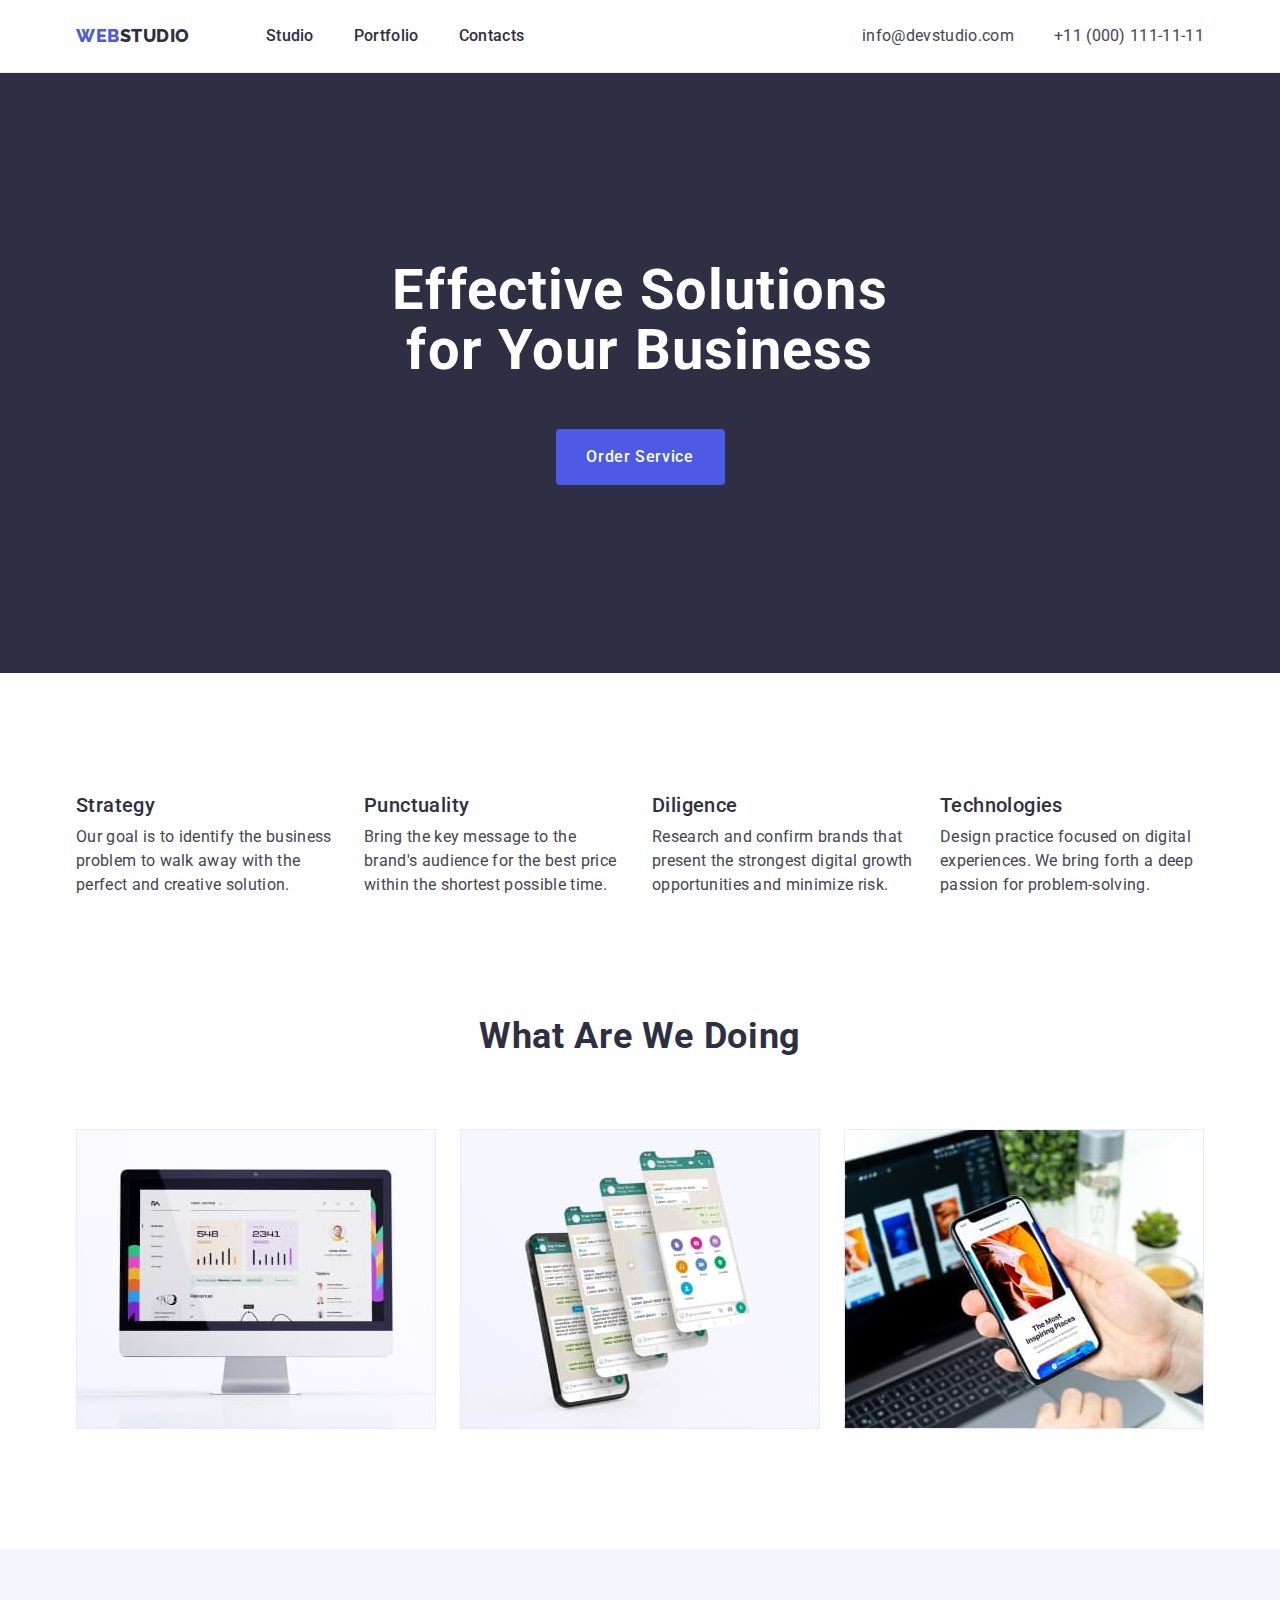
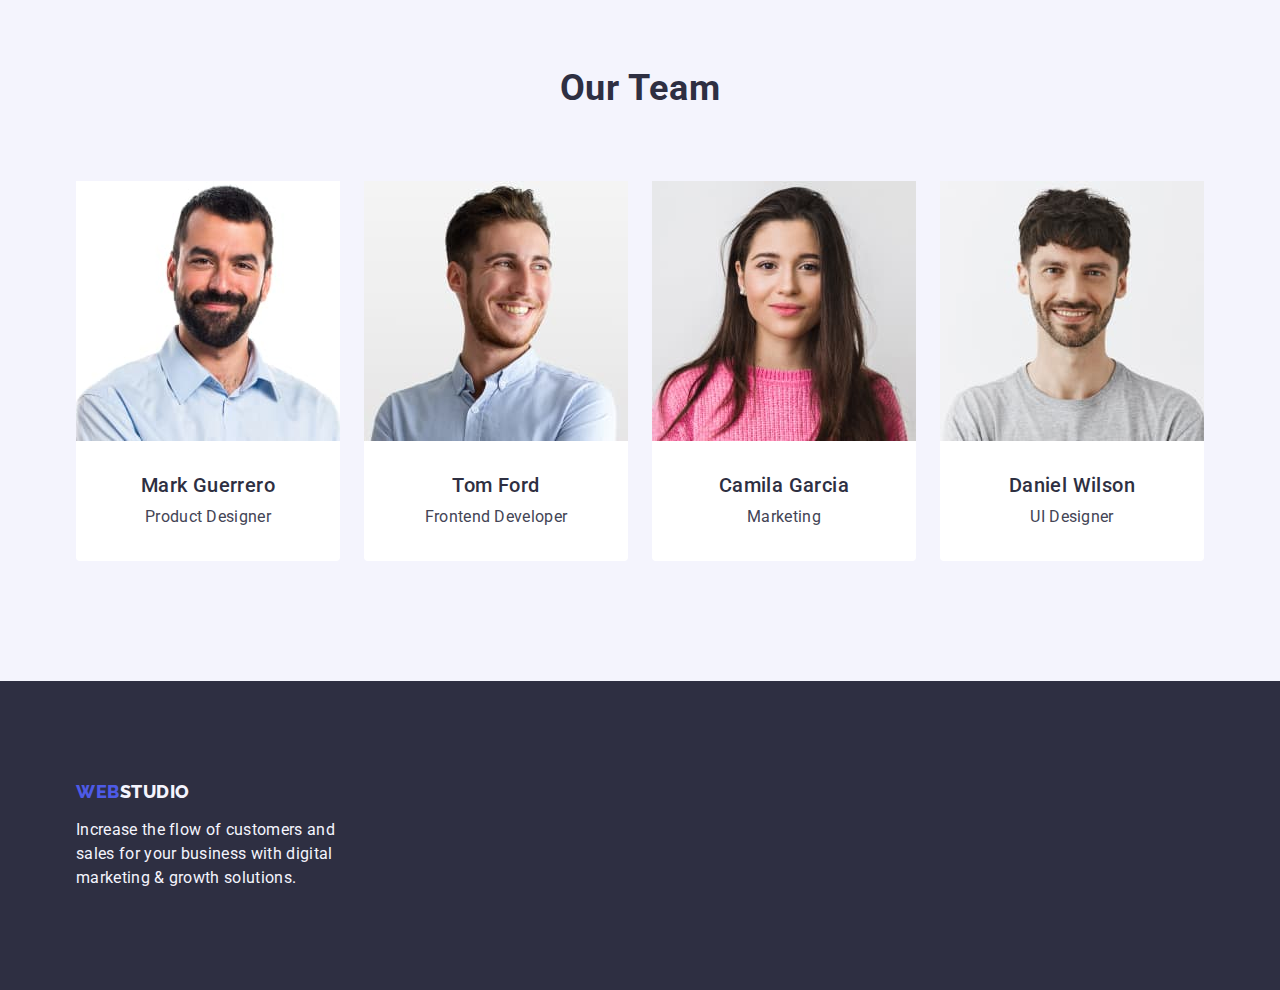
<file: index.html>
<!DOCTYPE html>
<html lang="en">

<head>
    <title>Effective Solutions
        for Your Business</title>
    <link rel="preconnect" href="https://fonts.googleapis.com">
    <link rel="preconnect" href="https://fonts.gstatic.com" crossorigin>
    <link
        href="https://fonts.googleapis.com/css2?family=Raleway:wght@800&family=Roboto:wght@400;500;700;900&display=swap"
        rel="stylesheet">
    <link rel="stylesheet" href="https://cdn.jsdelivr.net/npm/modern-normalize@2.0.0/modern-normalize.min.css" />
    <link rel="stylesheet" href="./css/styles.css" />
</head>

<body>
    <header class="header">
        <div class="container flex">
        <nav class="header-navigation">
            <a class="header-logo-link link" href="./index.html">Web<span class="header-logo-iris link">Studio</span></a>
            <ul class="header-about-list list">
                <li class="header-about-link link"><a class="header-about-text-link link" href="./index.html">Studio</a></li>
                <li class="header-about-link link"><a class="header-about-text-link link" href="./portfolio.html">Portfolio</a></li>
                <li class="header-about-link link"><a class="header-about-text-link link" href="">Contacts</a></li>
            </ul>
        </nav>
        <address class="adress-navigation">
            <ul class="header-feedback-list list">
                <li class="header-feedback-item">
                    <a class="header-feedback-link link" href="mailto:info@devstudio.com">info@devstudio.com</a>
                </li>
                <li class="header-feedback-item">
                    <a class="header-feedback-link link" href="tel:+110001111111">+11 (000) 111-11-11</a>
                </li>
            </ul>
        </address>
        </div>
    </header>
    <main>
        <section class="hero">
            
                <div class="hero-title-wrap container">
            <h1 class="hero-title">Effective Solutions
                for Your Business</h1>
            <button type="button" class="hero-button"><span class="hero-button-text">Order Service</span></button>
                </div>
            
        </section>

        <section class="all-advantages-list list">
            <div class="section container">
            <h2 class="visually-hidden">About Us</h2>
            <ul class="advantages-list list">
                <li class="advantages-list-item">
                    <h3 id="#studio" class="advantages-topic">Strategy</h3>
                    <p class="advantages-item-text">Our goal is to identify the business
                        problem to walk away with the perfect and creative solution.</p>
                </li>
                <li class="advantages-list-item">
                    <h3 class="advantages-topic"> Punctuality</h3>
                    <p class="advantages-item-text">Bring the key message to the brand's audience for the best price
                        within the shortest possible
                        time.</p>
                </li>
                <li class="advantages-list-item">
                    <h3 class="advantages-topic">Diligence</h3>
                    <p class="advantages-item-text">Research and confirm brands that present the strongest digital
                        growth opportunities and minimize
                        risk.</p>
                </li>
                <li class="advantages-list-item">
                    <h3 class="advantages-topic">Technologies</h3>
                    <p class="advantages-item-text">Design practice focused on digital experiences. We bring forth a
                        deep passion for
                        problem-solving.</p>
                </li>
            </ul>
            </div>
        </section>



        <section class="work-examples">
            <div class="section container">
            <h2 id="#works" class="heading-title">What are we doing</h2>
            <ul class="work-examples-list list">
                <li class="work-examples-item list">
                    <img src="./images/img1.jpg" width="360" alt="Design of site" />
                </li>
                <li class="work-examples-item list">
                    <img src="./images/img2.jpg" width="360" alt="Design of messenger" />
                </li>
                <li class="work-examples-item list">
                    <img src="./images/img3.jpg" width="360" alt="Design of browser" />
                </li>
            </ul>
            </div>
        </section>



        <section class="workers">
            <div class="section-workers container">
            <h2 id="contact" class="about-team">Our Team</h2>
            <ul class="workers-list list">
                <li class="workers-list-item list">
                    <img src="./images/teamcard1.jpg" width="264" alt="Mark Guerrero" />
                    <div class="section-team">
                    <h3 class="advantages-topic">Mark Guerrero</h3>
                    <p class="workers-item-text">Product Designer</p>
                    </div>
                </li>
                <li class="workers-list-item list">
                    <img src="./images/teamcard2.jpg" width="264" alt="Tom Ford" />
                    <div class="section-team">
                     <h3 class="advantages-topic">Tom Ford</h3>
                    <p class="workers-item-text">Frontend Developer</p>
                    </div>
                </li>
                <li class="workers-list-item list">
                    <img src="./images/teamcard3.jpg" width="264" alt="Camila Garcia" />
                    <div class="section-team">
                    <h3 class="advantages-topic">Camila Garcia</h3>
                    <p class="workers-item-text">Marketing</p>
                    </div>
                </li>
                <li class="workers-list-item list">
                    <img src="./images/teamcard4.jpg" width="264" alt="Daniel Wilson" />
                    <div class="section-team">
                    <h3 class="advantages-topic">Daniel Wilson</h3>
                    <p class="workers-item-text">UI Designer</p>
                    </div>
                </li>
            </ul>
            </div>
        </section>
    </main>
            <footer class="footer">
                <div class="section container">
                <a class="footer-logo-link link" href="./index.html">Web<span class="footer-logo-link-iris link">Studio</span></a>
                <p class="footer-text">Increase the flow of customers and sales for your business with digital marketing
                    & growth solutions.</p>
                    </div>
                    
            </footer>
</body>

</html>
</file>
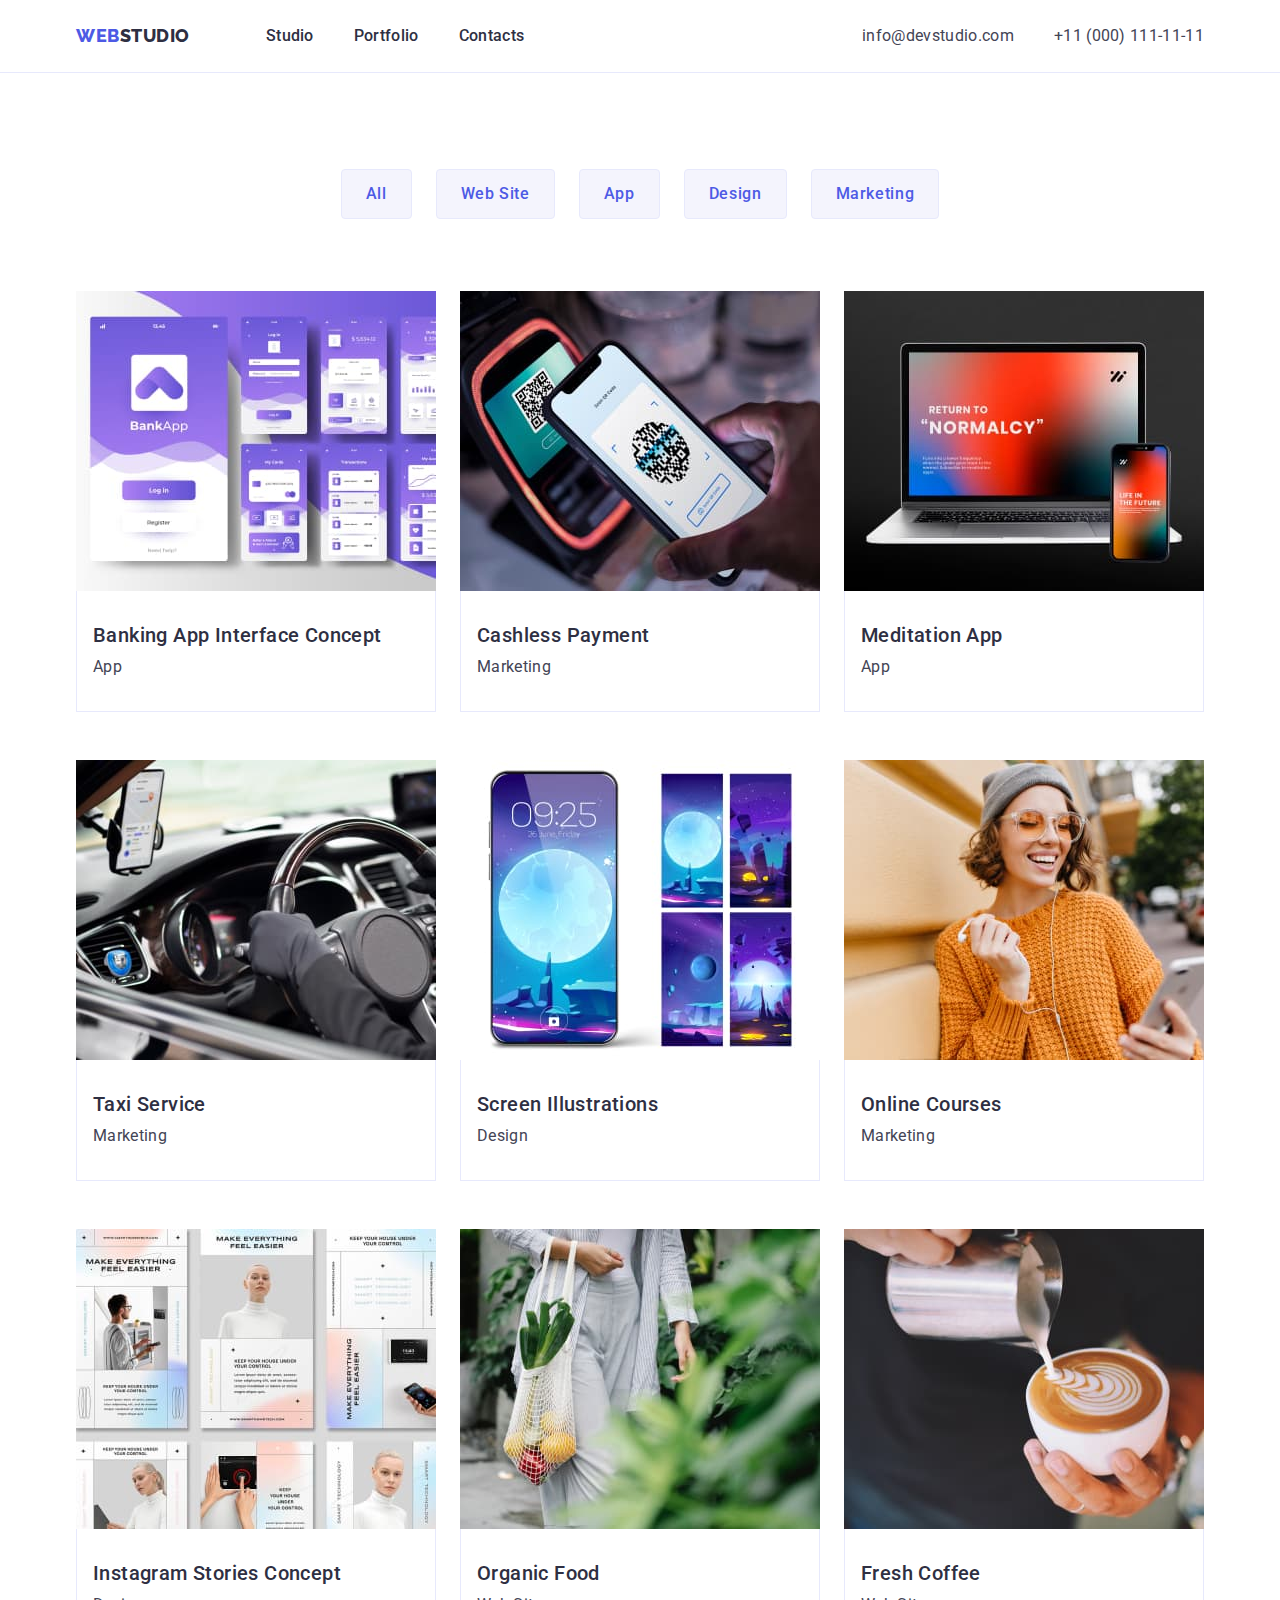
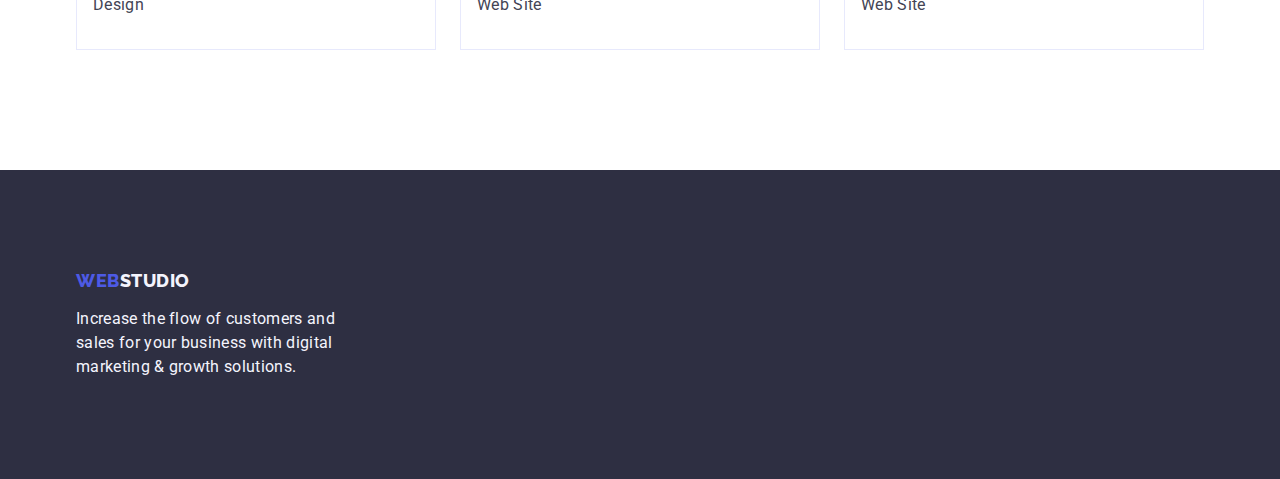
<file: portfolio.html>
<!DOCTYPE html>
<html lang="en">
    <head>
        <title>Effective Solutions
            for Your Business</title>
        <link rel="preconnect" href="https://fonts.googleapis.com">
        <link rel="preconnect" href="https://fonts.gstatic.com" crossorigin>
        <link
            href="https://fonts.googleapis.com/css2?family=Raleway:wght@800&family=Roboto:wght@400;500;700;900&display=swap"
            rel="stylesheet">
            <link rel="stylesheet" href="https://cdn.jsdelivr.net/npm/modern-normalize@2.0.0/modern-normalize.min.css" />
        <link rel="stylesheet" href="./css/styles.css" />
    </head>
    
    <body>
        <header class="header">
            <div class="container flex">
            <nav class="header-navigation">
                <a class="header-logo-link link" href="./index.html">Web<span class="header-logo-iris link">Studio</span></a>
                <ul class="header-about-list list">
                    <li class="header-about-link link"><a class="header-about-text-link link" href="./index.html">Studio</a></li>
                    <li class="header-about-link link"><a class="header-about-text-link link" href="./portfolio.html">Portfolio</a></li>
                    <li class="header-about-link link"><a class="header-about-text-link link" href="">Contacts</a></li>
                </ul>
            </nav>
            <address class="adress-navigation">
                <ul class="header-feedback-list list">
                    <li class="header-feedback-item">
                        <a class="header-feedback-link link" href="mailto:info@devstudio.com">info@devstudio.com</a>
                    </li>
                    <li class="header-feedback-item">
                        <a class="header-feedback-link link" href="tel:+110001111111">+11 (000) 111-11-11</a>
                    </li>
                </ul>
            </address>
            </div>
        </header>
        <main>
            <section class="button-list list">
                <div class="section container">
                <h1 class="visually-hidden">Our Portfolio</h1>
                <ul class="all-button-list list">
                    <li> <button type="button" class="all-button"><span class="all-button-text">All</span></button></li>
                    <li><button type="button" class="all-button"><span class="portfolio-button-text">Web
                                Site</span></button></li>
                    <li><button type="button" class="all-button"><span class="portfolio-button-text">App</span></button>
                    </li>
                    <li><button type="button" class="all-button"><span class="portfolio-button-text">Design</span></button>
                    </li>
                    <li><button type="button" class="all-button"><span
                                class="portfolio-button-text">Marketing</span></button></li>
                    
                </ul>
            
                        <ul class="all-portfolio-list list ">
                            <li class="portfolio-examples-item list">
                                <a class="portfolio-link link">
                                    <img src="./images/img4.jpg" width="360" alt="Project Card 1" />
                                <div class="portfolio-item">
                                <h2 class="portfolio-title">Banking App Interface Concept</h2>
                                <p class="portfolio-text">App</p>
                                </div>
                                </a>
                                
                            </li>
                            <li class="portfolio-examples-item list">
                                <a class="portfolio-link link">
                                <img src="./images/img5.jpg" width="360" alt="Project Card 2" />
                                <div class="portfolio-item">
                                <h2 class="portfolio-title">Cashless Payment</h2>
                                <p class="portfolio-text">Marketing</p>
                                </div>
                                </a>
                            </li>
                            <li class="portfolio-examples-item list">
                                <a class="portfolio-link link">
                                <img src="./images/img6.jpg" width="360" alt="Project Card 3" />
                                <div class="portfolio-item">
                                <h2 class="portfolio-title">Meditation App</h2>
                                <p class="portfolio-text">App</p>
</div>
                                </a>
                            </li>
                            <li class="portfolio-examples-item list">
                                <a class="portfolio-link link">
                                <img src="./images/img7.jpg" width="360" alt="Project Card 4" />
                                <div class="portfolio-item">
                                <h2 class="portfolio-title">Taxi Service</h2>
                                <p class="portfolio-text">Marketing</p>
</div>
                                </a>
                            </li>
                            <li class="portfolio-examples-item list">
                                <a class="portfolio-link link">
                                <img src="./images/img8.jpg" width="360" alt="Project Card 5" />
                                <div class="portfolio-item">
                                <h2 class="portfolio-title">Screen Illustrations</h2>
                                <p class="portfolio-text">Design</p>
</div>
                                </a>
                            </li>
                            <li class="portfolio-examples-item list">
                                <a class="portfolio-link link">
                                <img src="./images/img9.jpg" width="360" alt="Project Card 6" />
                                <div class="portfolio-item">
                                <h2 class="portfolio-title">Online Courses</h2>
                                <p class="portfolio-text">Marketing</p>
</div>
                                </a>
                            </li>
                            <li class="portfolio-examples-item list">
                                <a class="portfolio-link link">
                                <img src="./images/img10.jpg" width="360" alt="Project Card 7" />
                                <div class="portfolio-item">
                                <h2 class="portfolio-title">Instagram Stories Concept</h2>
                                <p class="portfolio-text">Design</p>
</div>
                                </a>
                            </li>
                            <li class="portfolio-examples-item list">
                                <a class="portfolio-link link">
                                <img src="./images/img11.jpg" width="360" alt="Project Card 8" />
                                <div class="portfolio-item">
                                <h2 class="portfolio-title">Organic Food</h2>
                                <p class="portfolio-text">Web Site</p>
                                </div>
                                </a>
                            </li>
                            <li class="portfolio-examples-item list">
                                <a class="portfolio-link link">  
                                <img src="./images/img12.jpg" width="360" alt="Project Card 9" />
                                <div class="portfolio-item">
                                <h2 class="portfolio-title">Fresh Coffee</h2>
                                <p class="portfolio-text">Web Site</p>
                                 </div>
                                </a>
                            </li>
                        </ul>
                        </div>
            </section>
        </main>
        <footer class="footer">
            <div class="section container">
            <a class="footer-logo-link link" href="./index.html">Web<span class="footer-logo-link-iris link">Studio</span></a>
            <p class="footer-text">Increase the flow of customers and sales for your business with digital marketing &
                growth
                solutions.</p>
                </div>
        </footer>
    </body>
    
    </html>
</file>
<file: css/styles.css>
:root{
    --primary-font: "Roboto", sans-serif;
        --title-font: "Raleway", sans-serif;
        --primary-white-color: #FFFFFF;
        --primary-accent-color: #2E2F42; 
        --secondary-accent-color: #404BBF; 
        --primary-grey-color: #434455;
        --primary-blue-color: #4D5AE5;
        --primary-whiter-color: #F4F4FD;
        --cornflower-color: #E7E9FC;
        --white-color: #FFF; 


}
body {
    font-family: var(--primary-font);
    color: var(--primary-grey-color);
    background-color: var(--primary-white-color);
}
p, h1, h2, h3, h4, h5, h6{
margin: 0;
padding: 0;
}
img{
    display: block;
}
ul{
    padding: 0;
    margin: 0;
}

/** ------------------HEADER----------------- */

.main{
    flex-grow: 1;
}
.header{
    border-bottom: 1px solid var(--cornflower-color);
}

.header-logo-link {
    font-family: 'Raleway', sans-serif;
    font-size: 18px;
    font-weight: 800;
    line-height: 1.17;
    letter-spacing: 0.03em;
    text-decoration: none;
    color: var(--primary-blue-color);
    text-transform: uppercase;
    margin-right: 76px;
    padding: 24px 0;
}

.header-logo-iris {
    color: var(--primary-accent-color);
}

.header-about-link {
    color: var(--primary-accent-color);
    font-size: 16px;
    font-weight: 500;
    line-height: 1.5;
    letter-spacing: 0.02em;
    text-decoration: none;
}

.header-feedback-link {
    font-size: 16px;
    line-height: 1.5;
    letter-spacing: 0.02em;
    color: var(--primary-grey-color);
    text-decoration: none;
}

.header-feedback-link:hover,
.header-feedback-link:focus {
    color: var(--secondary-accent-color);
}
.header-navigation{
    display: flex;
    align-items: center;
}
.header-about-text-link:hover,
.header-about-text-link:focus {
    color: var(--secondary-accent-color);
}

.header-about-list {
    list-style-type: none;
    display: flex;
    gap: 40px;
}

.header-feedback-list {
    list-style-type: none;
    display: flex;
    align-items: center;
   
gap: 40px;
    
}

.header-about-text-link {
    text-decoration: none;
    color: var(--primary-accent-color);
    padding: 24px 0;
    display: block;
}

.adress-navigation {
    font-style: normal;
    display: flex;
    gap: 40px;
    margin-left: auto;
    
}

/** ------------------MAIN----------------- */
*{
    box-sizing: border-box;
}
.container{
    width: 1158px;
    padding-left: 15px;
    padding-right: 15px;
    margin: 0 auto;
    
}
.flex{
    display: flex;
align-items: center;
    
}
.section{
    width: 1158px;
    padding-left: 15px;
    padding-right: 15px;
    margin: 0 auto;
}
    
.hero{
    padding: 188px 0;
    background-color: var(--primary-accent-color);
}
.hero-title {
    font-size: 56px;
    font-weight: 700;
    line-height: 1.07;
    letter-spacing: 0.02em;
    text-align: center;
    background-color: var(--primary-accent-color);
    color: var(--primary-white-color);
    max-width: 496px;
    margin: 0 auto;
    margin-bottom: 48px;
}
.hero-title-wrap{
    text-align: center;
}

.hero-button {
    font-family: var(--primary-font);
    background-color: var(--primary-blue-color);
    cursor: pointer;
    font-weight: 500;
    font-size: 16px;
    line-height: 1.5;
    letter-spacing: 0.04em;
    color: var(--primary-white-color);
    border-radius: 4px;
    text-align: center;
    display: block;
    min-width: 169px;
    height: 56px;
    border: none;
    margin: 0 auto;
}

.hero-button:hover {
    background-color: var(--secondary-accent-color);
}

.hero-button:focus {
    background-color: var(--secondary-accent-color);
}

.hero-button-text {
    font-size: 16px;
    font-weight: 500;
    line-height: 1.5;
    letter-spacing: 0.04em;
    color: var(--primary-white-color);
}

.hero-button-text:hover,
.hero-button-text:active {
    background-color: var(--secondary-accent-color);
}

.advantages-topic {
    font-size: 20px;
    font-weight: 500;
    line-height: 1.2;
    letter-spacing: 0.02em;
    color: var(--primary-accent-color);
    margin-bottom: 8px;
}
.advantages-list-item{
    width: calc((100% - 72px) / 4);
}
.advantages-item-text {
    font-size: 16px;
    line-height: 1.5;
    letter-spacing: 0.02em;
    color: var(--primary-grey-color);
}

.all-advantages-list {
    padding: 120px 0;
}
.advantages-list {
    list-style-type: none;
    display: flex;
    gap: 24px;
}
.visually-hidden {
    position: absolute;
    width: 1px;
    height: 1px;
    margin: -1px;
    border: 0;
    padding: 0;

    white-space: nowrap;
    clip-path: inset(100%);
    clip: rect(0 0 0 0);
    overflow: hidden;
}
.heading-title {
    font-size: 36px;
    font-weight: 700;
    line-height: 1.11;
    letter-spacing: 0.02em;
    text-align: center;
    color: var(--primary-accent-color);
    text-transform: capitalize;
margin-bottom: 72px;
}

.about-team {
    font-size: 36px;
    font-weight: 700;
    line-height: 1.11;
    letter-spacing: 0.02em;
    text-align: center;
    color: var(--primary-accent-color);
    text-transform: capitalize;
    background-color: var(--primary-whiter-color);
    margin-bottom: 72px;
}

.workers-list {
    list-style-type: none;
    display: flex;
    gap: 24px;
}
.work-examples{
    padding-bottom: 120px;
}
.work-examples-item {
    list-style-type: none;
    width: calc( (100% - 3 * 16px) / 3);
}
.workers{
    background-color: var(--primary-whiter-color);
    padding: 120px 0 120px;

}
.workers-topic-text {
    font-size: 20px;
    font-weight: 500;
    line-height: 1.2;
    letter-spacing: 0.02em;
    color: var(--primary-accent-color);
}

.workers-list-item {
    background-color: var(--primary-white-color);
    width: calc((100% - 3 * 24px) / 4);
    border-radius: 0px 0px 4px 4px;
    text-align: center;
    
}
.section-workers{
    width: 1158px;
    margin: 0 auto;
padding-left: 15px;
padding-right: 15px;
}
.section-team {
    padding: 32px 0;
margin: 0 auto;
}
.work-examples-list{
    display: flex;
    gap: 24px;
}

.workers-item-text {
    font-size: 16px;
    line-height: 1.5;
    letter-spacing: 0.02em;
    color: var(--primary-grey-color);
    text-align: center;
}

/** ------------------FOOTER----------------- */
.footer {
    background-color: var(--primary-accent-color);
    padding: 100px 0;
}

.footer-logo-link {
    font-family: 'Raleway', sans-serif;
    font-size: 18px;
    font-weight: 800;
    line-height: 1.17;
    letter-spacing: 0.03em;
    text-decoration: none;
    color: var(--primary-blue-color);
    background-color: var(--primary-accent-color);
    text-transform: uppercase;
    display: inline-block;
        margin-bottom: 16px;
}

.footer-logo-link-iris {
        color: var(--primary-whiter-color);
        text-decoration: none;
    }

    .footer-text {
        font-size: 16px;
        line-height: 1.5;
        letter-spacing: 0.02em;
        color: var(--primary-whiter-color);
        background-color: var(--primary-accent-color);
        max-width: 264px;
    }

    /** ------------------PORTFOLIO----------------- */
    .button-list{
        padding-top: 96px;
            padding-bottom: 120px;
    }
    .all-button {
        color: var(--primary-blue-color);
        background-color: var(--primary-whiter-color);
        cursor: pointer;
        font-weight: 500;
        font-size: 16px;
        line-height: 1.5;
        letter-spacing: 0.04em;
        font-family: var(--primary-font);
        padding: 12px 24px;
        justify-content: center;
            align-items: center;
            border-radius: 4px;
                border: 1px solid var(--cornflower-color);
                
    }

    .all-button:focus,
    .all-button:hover {
        color: var(--primary-white-color);
        background-color: var(--secondary-accent-color);
        border: 1px solid transparent;
    }

    .all-button-text {
        font-size: 16px;
        font-weight: 500;
        line-height: 1.5;
        letter-spacing: 0.04em;
        text-align: center;
    }


    .all-button-list {
        list-style: none;
        display: flex;
        justify-content: center;
        gap: 24px;
        margin-bottom: 72px;
    }

    .all-portfolio-list {
        list-style: none;
        text-decoration: none;
        display: flex;
        flex-wrap: wrap;
        column-gap: 24px;
        row-gap: 48px;
    
    }

        .portfolio-title {
            margin-bottom: 8px;
            font-weight: 500;
            font-size: 20px;
            line-height: 1.2;
            letter-spacing: 0.02em;
            color: var(--primary-accent-color);

        }

        .portfolio-examples-item {
            width: calc((100% - 48px) / 3);

        }

        .portfolio-text {
            font-size: 16px;
            line-height: 1.5;
            letter-spacing: 0.02em;
            color: var(--primary-grey-color);
        }
        .portfolio-link{

            text-decoration: none;
        }
        .portfolio-item{
            padding: 32px 16px;
            border: 1px solid #e7e9fc;
            border-top: none;
        }
</file>
